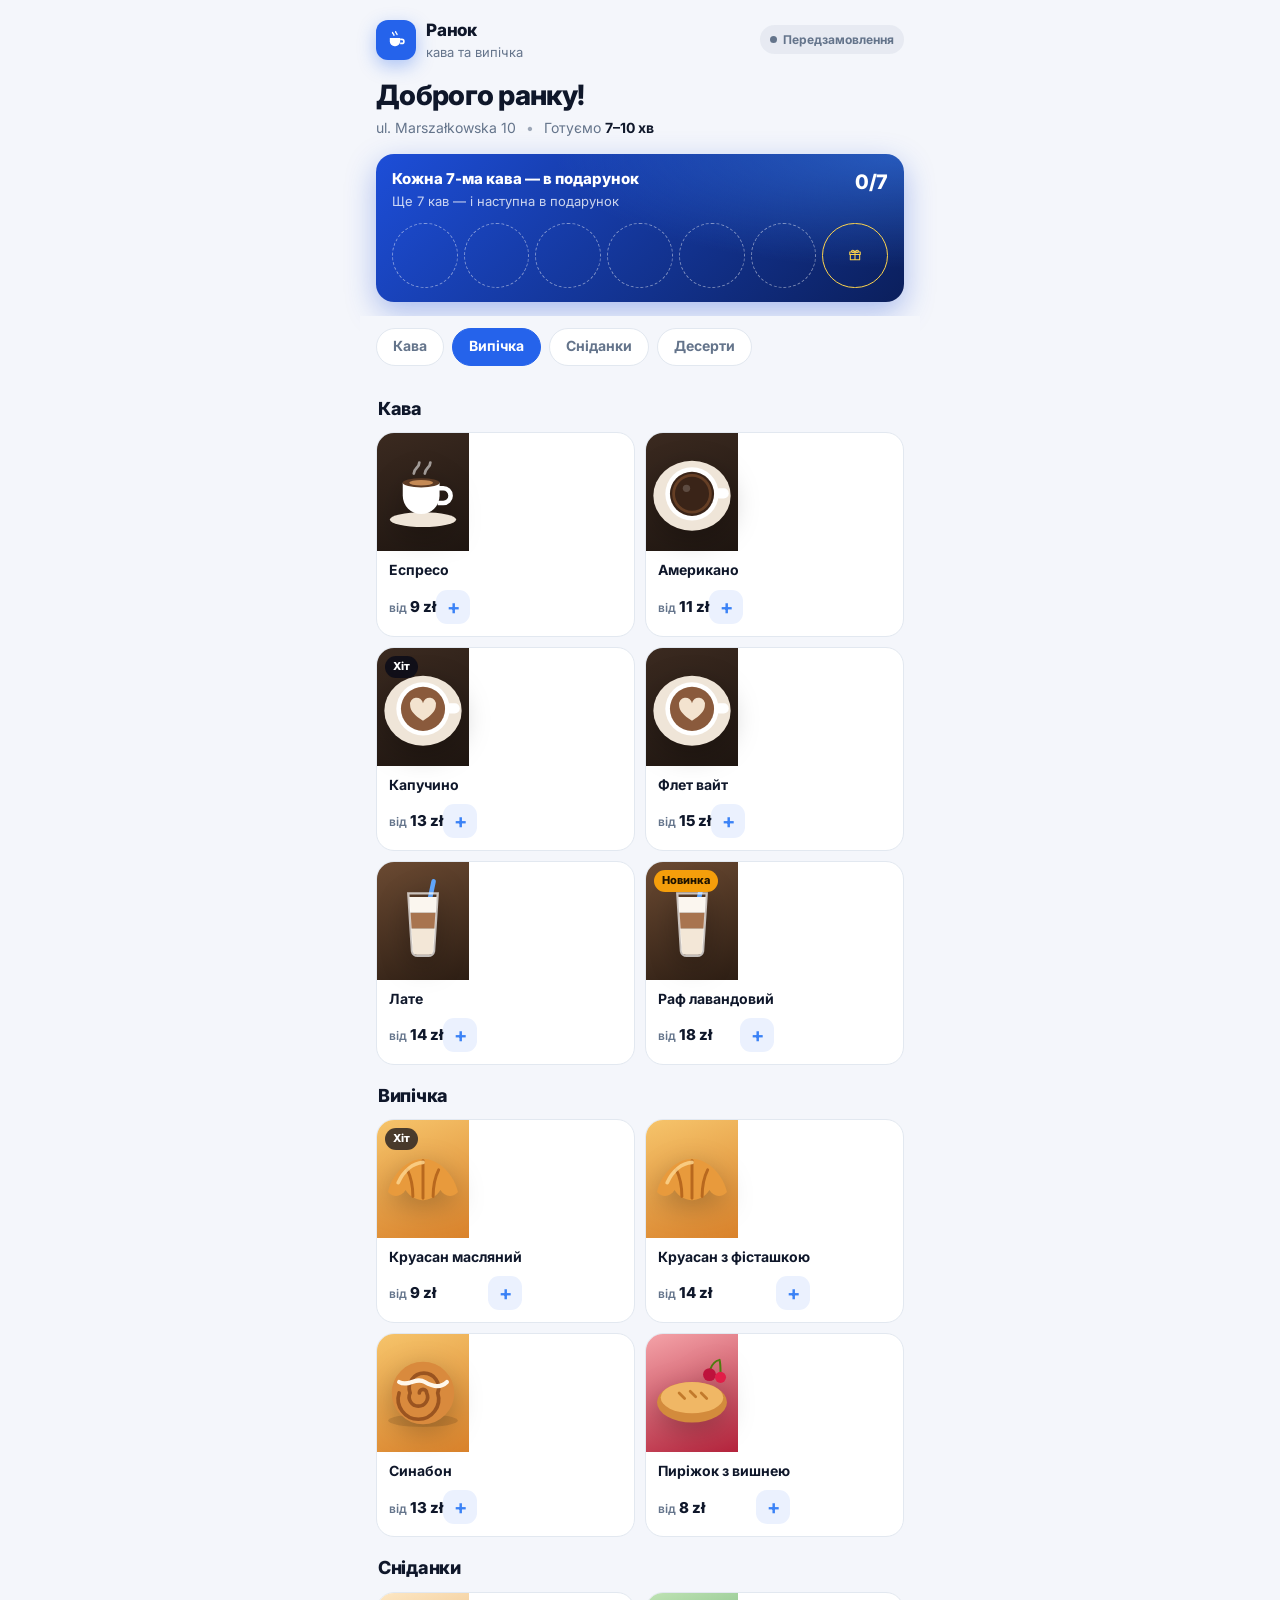
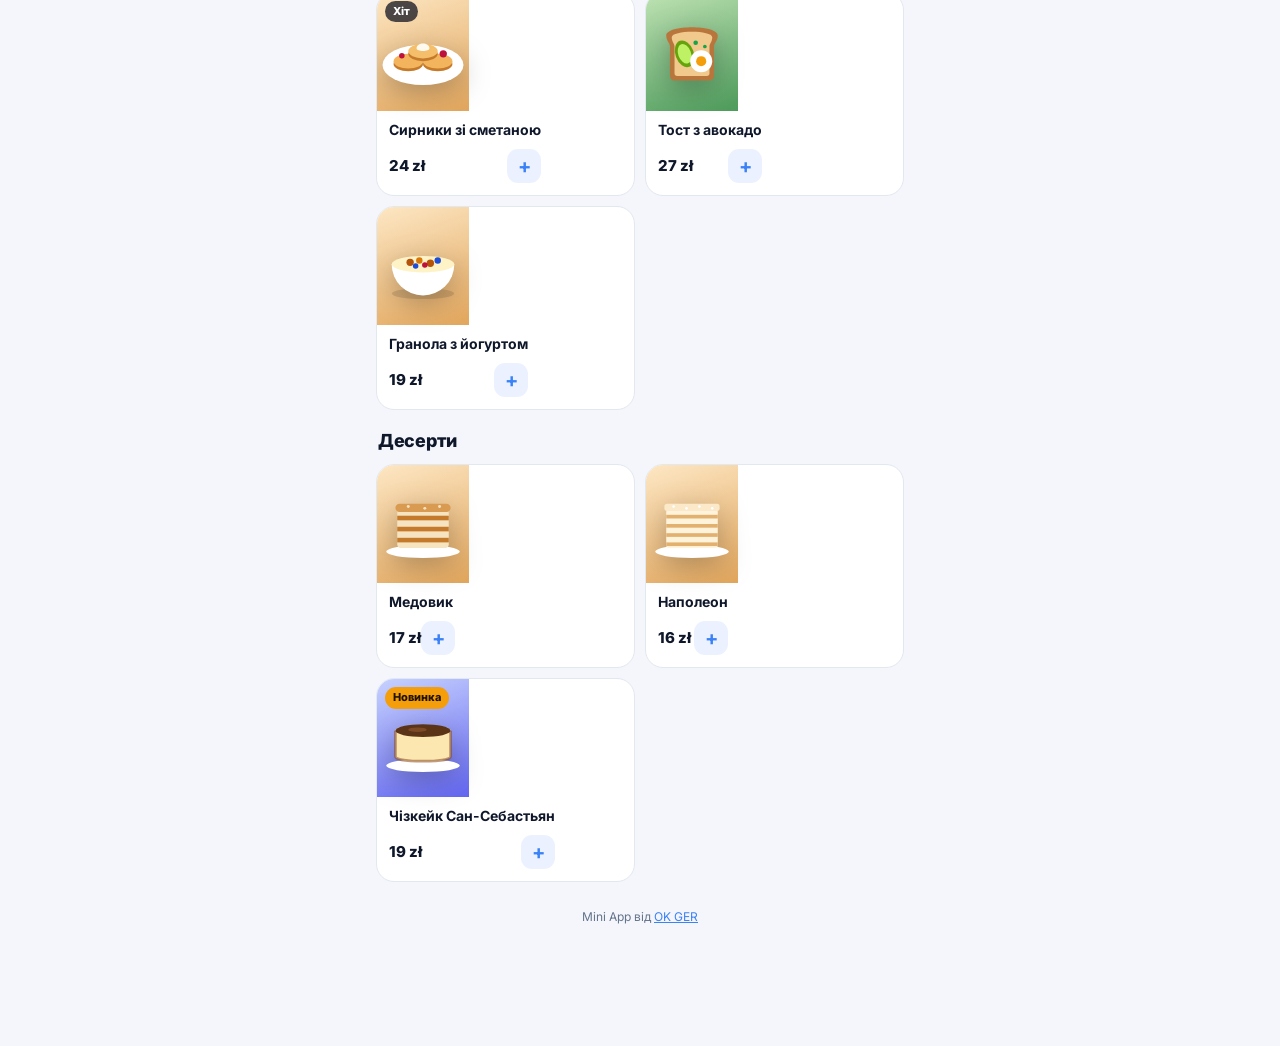
<file: public/miniapp/index.html>
<!DOCTYPE html>
<html lang="uk">
<head>
  <meta charset="UTF-8" />
  <meta name="viewport" content="width=device-width, initial-scale=1, maximum-scale=1, viewport-fit=cover" />
  <meta name="theme-color" content="#020617" />
  <meta name="robots" content="noindex" />
  <title>Ранок — кава та випічка</title>
  <link rel="icon" href="/favicon.svg" type="image/svg+xml" />
  <link rel="preconnect" href="https://fonts.googleapis.com" />
  <link rel="preconnect" href="https://fonts.gstatic.com" crossorigin />
  <link href="https://fonts.googleapis.com/css2?family=Inter:wght@400;500;600;700;800&display=swap" rel="stylesheet" />
  <script src="https://telegram.org/js/telegram-web-app.js?57"></script>
  <link rel="stylesheet" href="app.css?v=1" />
</head>
<body>
  <div id="app" class="app">

    <!-- ============ HOME ============ -->
    <section id="screen-home" class="screen is-active" aria-label="Меню">
      <header class="hero">
        <div class="hero__top">
          <div class="brand">
            <span class="brand__logo" aria-hidden="true">
              <svg viewBox="0 0 32 32" width="22" height="22"><path d="M7 13h15v5a7 7 0 0 1-7 7h-1a7 7 0 0 1-7-7z" fill="currentColor"/><path d="M22 15h2.5a3 3 0 0 1 0 6H22" fill="none" stroke="currentColor" stroke-width="2.4"/><path d="M11 5c0 2 2 2 2 4M15.5 4c0 2 2 2 2 4" fill="none" stroke="currentColor" stroke-width="2" stroke-linecap="round"/></svg>
            </span>
            <div>
              <div class="brand__name" id="storeName">Ранок</div>
              <div class="brand__sub" id="storeTagline">кава та випічка</div>
            </div>
          </div>
          <span class="status" id="openStatus"><span class="status__dot"></span><span id="openLabel">Відкрито</span></span>
        </div>

        <h1 class="hero__title" id="greeting">Доброго ранку!</h1>
        <p class="hero__meta">
          <span id="storeAddress">ul. Marszałkowska 10</span>
          <span class="sep">•</span>
          <span>Готуємо <b id="storePrep">7–10 хв</b></span>
        </p>

        <div class="loyalty" aria-label="Картка лояльності">
          <div class="loyalty__head">
            <div>
              <div class="loyalty__title">Кожна 7-ма кава — в подарунок</div>
              <div class="loyalty__sub" id="loyaltyText">Зберіть 7 штампів</div>
            </div>
            <div class="loyalty__count"><span id="stampCount">0</span>/7</div>
          </div>
          <div class="stamps" id="stamps"></div>
        </div>
      </header>

      <nav class="tabs" id="tabs" aria-label="Категорії"></nav>

      <div class="catalog" id="catalog"></div>

      <footer class="credit">Mini App від <a href="https://okger-portfolio.onrender.com" target="_blank" rel="noopener">OK GER</a></footer>
    </section>

    <!-- ============ CART ============ -->
    <section id="screen-cart" class="screen" aria-label="Кошик">
      <div class="topbar">
        <button class="iconbtn" id="cartBack" type="button" aria-label="Назад">
          <svg viewBox="0 0 24 24" width="22" height="22"><path d="M15 5l-7 7 7 7" fill="none" stroke="currentColor" stroke-width="2.4" stroke-linecap="round" stroke-linejoin="round"/></svg>
        </button>
        <h2 class="topbar__title">Ваше замовлення</h2>
        <button class="linkbtn" id="clearCart" type="button">Очистити</button>
      </div>

      <div class="cart-list" id="cartList"></div>

      <div class="block">
        <div class="block__label">Коли заберете?</div>
        <div class="chips" id="pickupChips"></div>
      </div>

      <div class="block">
        <div class="block__label">Оплата</div>
        <div class="chips" id="payChips"></div>
      </div>

      <div class="block">
        <label class="block__label" for="comment">Коментар для бариста</label>
        <textarea id="comment" class="textarea" rows="2" maxlength="200" placeholder="Напр.: без цукру, гарячіше"></textarea>
      </div>

      <div class="summary">
        <div class="summary__row"><span>Позиції</span><span id="sumItems">0 zł</span></div>
        <div class="summary__row summary__total"><span>Разом</span><span id="sumTotal">0 zł</span></div>
      </div>
      <div class="spacer"></div>
    </section>

    <!-- ============ SUCCESS ============ -->
    <section id="screen-done" class="screen" aria-label="Замовлення прийнято">
      <div class="done">
        <div class="done__badge" aria-hidden="true">
          <svg viewBox="0 0 24 24" width="40" height="40"><path d="M5 12.5l4.5 4.5L19 7.5" fill="none" stroke="currentColor" stroke-width="2.8" stroke-linecap="round" stroke-linejoin="round"/></svg>
        </div>
        <h2 class="done__title">Замовлення прийнято!</h2>
        <p class="done__num">Номер: <b id="orderNum">R-000</b></p>
        <p class="done__text" id="doneText">Покажіть номер на касі. Ми напишемо в чат, щойно все буде готово.</p>

        <ol class="timeline" id="timeline">
          <li class="is-done"><span class="dot"></span><div><b>Прийнято</b><small id="tAccepted">щойно</small></div></li>
          <li class="is-active"><span class="dot"></span><div><b>Готуємо</b><small>бариста вже працює</small></div></li>
          <li><span class="dot"></span><div><b>Готово до видачі</b><small id="tReady">≈ 7–10 хв</small></div></li>
        </ol>

        <div class="done__card" id="doneSummary"></div>
      </div>
      <div class="spacer"></div>
    </section>

    <!-- ============ PRODUCT SHEET ============ -->
    <div class="sheet-backdrop" id="sheetBackdrop" hidden></div>
    <div class="sheet" id="sheet" role="dialog" aria-modal="true" aria-labelledby="sheetTitle" hidden>
      <div class="sheet__grab" aria-hidden="true"></div>
      <button class="sheet__close iconbtn" id="sheetClose" type="button" aria-label="Закрити">
        <svg viewBox="0 0 24 24" width="20" height="20"><path d="M6 6l12 12M18 6L6 18" fill="none" stroke="currentColor" stroke-width="2.4" stroke-linecap="round"/></svg>
      </button>
      <div class="sheet__art" id="sheetArt"></div>
      <div class="sheet__body">
        <h3 class="sheet__title" id="sheetTitle"></h3>
        <p class="sheet__desc" id="sheetDesc"></p>
        <div id="sheetGroups"></div>
        <div class="qty-row">
          <span class="block__label">Кількість</span>
          <div class="stepper">
            <button type="button" id="qtyMinus" aria-label="Менше">−</button>
            <span id="qtyVal">1</span>
            <button type="button" id="qtyPlus" aria-label="Більше">+</button>
          </div>
        </div>
      </div>
    </div>

    <!-- Bottom button for browsers (у Telegram — нативна MainButton) -->
    <div class="fallback-bar" id="fallbackBar" hidden>
      <button type="button" class="mainbtn" id="fallbackBtn"></button>
    </div>

    <div class="toast" id="toast" role="status" aria-live="polite"></div>
  </div>

  <script src="app.js?v=1"></script>
</body>
</html>
</file>
<file: public/miniapp/app.css>
/* ===== Ранок — Telegram Mini App ===== */
:root {
  --bg: #020617;
  --surface: #0f172a;
  --surface-2: #111c33;
  --border: #1e293b;
  --text: #f1f5f9;
  --muted: #94a3b8;
  --accent: #2563eb;
  --accent-2: #3b82f6;
  --accent-soft: rgba(37, 99, 235, 0.14);
  --ok: #10b981;
  --ok-soft: rgba(16, 185, 129, 0.14);
  --warm: #f59e0b;
  --shadow: 0 12px 40px rgba(2, 6, 23, 0.55);
  --radius: 18px;
  --safe-bottom: env(safe-area-inset-bottom, 0px);
}
:root[data-theme="light"] {
  --bg: #f4f6fb;
  --surface: #ffffff;
  --surface-2: #f8fafc;
  --border: #e2e8f0;
  --text: #0f172a;
  --muted: #64748b;
  --accent-soft: rgba(37, 99, 235, 0.09);
  --ok-soft: rgba(16, 185, 129, 0.12);
  --shadow: 0 12px 32px rgba(15, 23, 42, 0.12);
}

* { box-sizing: border-box; -webkit-tap-highlight-color: transparent; }
html, body { margin: 0; background: var(--bg); color: var(--text); }
body {
  font-family: "Inter", system-ui, -apple-system, "Segoe UI", Roboto, sans-serif;
  font-size: 15px;
  line-height: 1.45;
  -webkit-font-smoothing: antialiased;
  overscroll-behavior-y: none;
}
button { font: inherit; color: inherit; cursor: pointer; }
a { color: var(--accent-2); }

.app { max-width: 560px; margin: 0 auto; min-height: 100vh; position: relative; }
.screen { display: none; padding: 0 16px; animation: fadeIn .28s ease; }
.screen.is-active { display: block; }
@keyframes fadeIn { from { opacity: 0; transform: translateY(6px); } to { opacity: 1; transform: none; } }

/* ---------- HERO ---------- */
.hero { padding: 18px 0 8px; }
.hero__top { display: flex; align-items: center; justify-content: space-between; gap: 12px; margin-bottom: 18px; }
.brand { display: flex; align-items: center; gap: 10px; }
.brand__logo {
  width: 40px; height: 40px; border-radius: 12px; display: grid; place-items: center;
  background: var(--accent); color: #fff; box-shadow: 0 6px 18px rgba(37, 99, 235, .35);
}
.brand__name { font-weight: 800; font-size: 17px; letter-spacing: -.01em; }
.brand__sub { color: var(--muted); font-size: 13px; }
.status {
  display: inline-flex; align-items: center; gap: 6px; font-size: 12px; font-weight: 700;
  padding: 6px 10px; border-radius: 999px; background: var(--ok-soft); color: var(--ok);
}
.status.is-closed { background: rgba(148, 163, 184, .14); color: var(--muted); }
.status__dot { width: 7px; height: 7px; border-radius: 50%; background: currentColor; animation: pulse 1.8s infinite; }
@keyframes pulse { 50% { opacity: .35; } }

.hero__title { font-size: 28px; line-height: 1.15; font-weight: 800; letter-spacing: -.025em; margin: 0 0 6px; }
.hero__meta { color: var(--muted); font-size: 14px; margin: 0 0 16px; }
.hero__meta b { color: var(--text); font-weight: 700; }
.sep { margin: 0 6px; opacity: .6; }

/* ---------- LOYALTY ---------- */
.loyalty {
  border-radius: var(--radius); padding: 14px 16px; color: #fff;
  background:
    radial-gradient(120% 140% at 100% 0%, rgba(59, 130, 246, .55), transparent 55%),
    linear-gradient(135deg, #1d4ed8, #0b1f5c);
  box-shadow: 0 10px 30px rgba(29, 78, 216, .35);
}
.loyalty__head { display: flex; justify-content: space-between; align-items: flex-start; gap: 10px; margin-bottom: 12px; }
.loyalty__title { font-weight: 800; font-size: 15px; }
.loyalty__sub { font-size: 13px; color: rgba(255, 255, 255, .78); margin-top: 2px; }
.loyalty__count { font-weight: 800; font-size: 20px; letter-spacing: -.02em; }
.stamps { display: grid; grid-template-columns: repeat(7, minmax(0, 1fr)); gap: 6px; }
.stamp {
  aspect-ratio: 1; border-radius: 50%; display: grid; place-items: center;
  border: 1.5px dashed rgba(255, 255, 255, .45); color: rgba(255, 255, 255, .5);
}
.stamp.is-on { background: #fff; color: #1d4ed8; border: none; animation: pop .35s ease; }
.stamp.is-gift { border-style: solid; border-color: #fcd34d; color: #fcd34d; }
@keyframes pop { 0% { transform: scale(.4); } 70% { transform: scale(1.15); } 100% { transform: none; } }

/* ---------- TABS ---------- */
.tabs {
  position: sticky; top: 0; z-index: 5; display: flex; gap: 8px; overflow-x: auto;
  padding: 12px 16px; margin: 6px -16px 4px; background: var(--bg);
  scrollbar-width: none;
}
.tabs::-webkit-scrollbar { display: none; }
.tab {
  flex-shrink: 0; height: 38px; padding: 0 16px; border-radius: 999px; border: 1px solid var(--border);
  background: var(--surface); color: var(--muted); font-weight: 700; font-size: 14px; transition: .2s;
}
.tab.is-active { background: var(--accent); border-color: var(--accent); color: #fff; }

/* ---------- CATALOG ---------- */
.cat-title { font-size: 18px; font-weight: 800; letter-spacing: -.015em; margin: 18px 2px 10px; scroll-margin-top: 70px; }
.grid { display: grid; grid-template-columns: repeat(2, minmax(0, 1fr)); gap: 10px; }
.card {
  position: relative; display: flex; flex-direction: column; text-align: left; padding: 0; overflow: hidden;
  background: var(--surface); border: 1px solid var(--border); border-radius: var(--radius); transition: transform .15s;
}
.card:active { transform: scale(.98); }
.card__art { height: 118px; display: grid; place-items: center; }
.card__art svg { width: 92px; height: 92px; filter: drop-shadow(0 8px 14px rgba(0, 0, 0, .25)); }
.card__tag {
  position: absolute; top: 8px; left: 8px; font-size: 11px; font-weight: 800; padding: 3px 8px; border-radius: 999px;
  background: rgba(2, 6, 23, .7); color: #fff; backdrop-filter: blur(6px);
}
.card__tag.is-new { background: var(--warm); color: #1f1300; }
.card__body { padding: 10px 12px 12px; display: flex; flex-direction: column; gap: 2px; flex: 1; }
.card__name { font-weight: 700; font-size: 14px; line-height: 1.3; }
.card__foot { display: flex; align-items: center; justify-content: space-between; margin-top: auto; padding-top: 8px; }
.card__price { font-weight: 800; font-size: 15px; }
.card__price small { font-weight: 600; color: var(--muted); font-size: 12px; }
.card__add {
  width: 34px; height: 34px; border-radius: 11px; display: grid; place-items: center;
  background: var(--accent-soft); color: var(--accent-2); font-size: 20px; font-weight: 700; line-height: 1;
}
.card__badge {
  position: absolute; top: 8px; right: 8px; min-width: 24px; height: 24px; padding: 0 7px; border-radius: 12px;
  background: var(--accent); color: #fff; font-size: 12px; font-weight: 800; display: grid; place-items: center;
  animation: pop .3s ease;
}

/* art backgrounds */
.bg-coffee { background: linear-gradient(160deg, #3b2a20, #1f1611); }
.bg-latte  { background: linear-gradient(160deg, #6b4a32, #2d1e14); }
.bg-pastry { background: linear-gradient(160deg, #f6c46b, #d9822b); }
.bg-cherry { background: linear-gradient(160deg, #f4a3a8, #b4233c); }
.bg-break  { background: linear-gradient(160deg, #bfe3b4, #4d9b5b); }
.bg-cream  { background: linear-gradient(160deg, #fde7c4, #e2a65c); }
.bg-berry  { background: linear-gradient(160deg, #c7d2fe, #6366f1); }

.credit { text-align: center; color: var(--muted); font-size: 12px; padding: 26px 0 120px; }

/* ---------- TOPBAR / CART ---------- */
.topbar { display: flex; align-items: center; gap: 8px; padding: 12px 0; position: sticky; top: 0; background: var(--bg); z-index: 5; }
.topbar__title { flex: 1; font-size: 20px; font-weight: 800; letter-spacing: -.02em; margin: 0; }
.iconbtn {
  width: 40px; height: 40px; border-radius: 12px; display: grid; place-items: center;
  background: var(--surface); border: 1px solid var(--border);
}
.linkbtn { background: none; border: none; color: var(--muted); font-weight: 600; font-size: 14px; padding: 8px; }
.tg .topbar .iconbtn#cartBack { display: none; }

.cart-list { display: flex; flex-direction: column; gap: 10px; margin-top: 4px; }
.line {
  display: flex; gap: 12px; align-items: center; padding: 10px; border-radius: var(--radius);
  background: var(--surface); border: 1px solid var(--border);
}
.line__art { width: 58px; height: 58px; border-radius: 14px; flex-shrink: 0; display: grid; place-items: center; }
.line__art svg { width: 46px; height: 46px; }
.line__info { flex: 1; min-width: 0; }
.line__name { font-weight: 700; font-size: 14px; }
.line__opts { color: var(--muted); font-size: 12px; white-space: nowrap; overflow: hidden; text-overflow: ellipsis; }
.line__price { font-weight: 800; font-size: 14px; margin-top: 2px; }
.stepper { display: inline-flex; align-items: center; gap: 4px; background: var(--surface-2); border: 1px solid var(--border); border-radius: 12px; padding: 3px; }
.stepper button { width: 32px; height: 32px; border-radius: 9px; border: none; background: var(--surface); font-size: 18px; font-weight: 700; }
.stepper span { min-width: 22px; text-align: center; font-weight: 800; }

.block { margin-top: 20px; }
.block__label { display: block; font-size: 13px; font-weight: 700; color: var(--muted); text-transform: uppercase; letter-spacing: .04em; margin-bottom: 8px; }
.chips { display: flex; flex-wrap: wrap; gap: 8px; }
.chip {
  min-height: 40px; padding: 0 14px; border-radius: 12px; border: 1px solid var(--border);
  background: var(--surface); font-weight: 600; font-size: 14px; transition: .15s;
}
.chip small { color: var(--muted); font-weight: 600; margin-left: 4px; }
.chip.is-active { border-color: var(--accent); background: var(--accent-soft); color: var(--text); box-shadow: inset 0 0 0 1px var(--accent); }
.textarea {
  width: 100%; resize: none; border-radius: 14px; border: 1px solid var(--border); background: var(--surface);
  color: var(--text); font: inherit; padding: 12px 14px; outline: none;
}
.textarea:focus { border-color: var(--accent); }

.summary { margin-top: 20px; padding: 14px 16px; border-radius: var(--radius); background: var(--surface); border: 1px solid var(--border); }
.summary__row { display: flex; justify-content: space-between; color: var(--muted); font-size: 14px; padding: 3px 0; }
.summary__total { color: var(--text); font-size: 18px; font-weight: 800; padding-top: 10px; margin-top: 6px; border-top: 1px dashed var(--border); }
.accent { color: var(--accent-2); }
.spacer { height: 120px; }

.empty { text-align: center; padding: 50px 10px; color: var(--muted); }
.empty b { display: block; color: var(--text); font-size: 17px; margin-bottom: 4px; }

/* ---------- SHEET ---------- */
.sheet-backdrop { position: fixed; inset: 0; background: rgba(2, 6, 23, .6); z-index: 20; animation: fadeIn .2s; }
.sheet {
  position: fixed; left: 0; right: 0; bottom: 0; z-index: 21; max-width: 560px; margin: 0 auto;
  max-height: 92vh; overflow-y: auto; background: var(--surface); border-radius: 24px 24px 0 0;
  box-shadow: var(--shadow); animation: slideUp .28s cubic-bezier(.2, .8, .2, 1);
  padding-bottom: calc(110px + var(--safe-bottom));
}
@keyframes slideUp { from { transform: translateY(100%); } to { transform: none; } }
.sheet__grab { width: 40px; height: 5px; border-radius: 3px; background: rgba(255, 255, 255, .5); position: absolute; top: 8px; left: 50%; transform: translateX(-50%); z-index: 2; }
.sheet__close { position: absolute; top: 14px; right: 14px; z-index: 2; background: rgba(2, 6, 23, .45); border: none; color: #fff; }
.sheet__art { height: 200px; display: grid; place-items: center; border-radius: 24px 24px 0 0; }
.sheet__art svg { width: 150px; height: 150px; filter: drop-shadow(0 14px 22px rgba(0, 0, 0, .3)); animation: float 3s ease-in-out infinite; }
@keyframes float { 50% { transform: translateY(-6px); } }
.sheet__body { padding: 16px 18px 0; }
.sheet__title { margin: 0; font-size: 22px; font-weight: 800; letter-spacing: -.02em; }
.sheet__desc { color: var(--muted); margin: 6px 0 4px; font-size: 14px; }
.qty-row { display: flex; align-items: center; justify-content: space-between; margin-top: 20px; }
.qty-row .block__label { margin: 0; }

/* ---------- DONE ---------- */
.done { padding: 36px 4px 0; text-align: center; }
.done__badge {
  width: 84px; height: 84px; margin: 0 auto 16px; border-radius: 50%; display: grid; place-items: center;
  background: var(--ok); color: #fff; box-shadow: 0 0 0 10px var(--ok-soft); animation: pop .45s ease;
}
.done__title { font-size: 26px; font-weight: 800; letter-spacing: -.025em; margin: 0; }
.done__num { margin: 6px 0 0; color: var(--muted); }
.done__num b { color: var(--text); font-size: 18px; letter-spacing: .04em; }
.done__text { color: var(--muted); font-size: 14px; margin: 10px auto 0; max-width: 330px; }
.timeline { list-style: none; padding: 0; margin: 24px 0 0; text-align: left; background: var(--surface); border: 1px solid var(--border); border-radius: var(--radius); padding: 6px 16px; }
.timeline li { display: flex; gap: 12px; align-items: center; padding: 10px 0; position: relative; color: var(--muted); }
.timeline li + li { border-top: 1px solid var(--border); }
.timeline b { display: block; font-size: 14px; }
.timeline small { font-size: 12px; }
.timeline .dot { width: 14px; height: 14px; border-radius: 50%; border: 2px solid var(--border); flex-shrink: 0; }
.timeline li.is-done { color: var(--text); }
.timeline li.is-done .dot { background: var(--ok); border-color: var(--ok); }
.timeline li.is-active { color: var(--text); }
.timeline li.is-active .dot { border-color: var(--accent-2); box-shadow: 0 0 0 4px var(--accent-soft); animation: pulse 1.4s infinite; }
.done__card { margin-top: 12px; text-align: left; background: var(--surface); border: 1px solid var(--border); border-radius: var(--radius); padding: 12px 16px; font-size: 14px; }
.done__card .row { display: flex; justify-content: space-between; gap: 10px; padding: 3px 0; color: var(--muted); }
.done__card .row b { color: var(--text); }

/* ---------- BUTTONS / TOAST ---------- */
.fallback-bar {
  position: fixed; left: 0; right: 0; bottom: 0; z-index: 30; padding: 10px 16px calc(12px + var(--safe-bottom));
  background: linear-gradient(to top, var(--bg) 70%, transparent);
}
.mainbtn {
  display: block; width: 100%; max-width: 528px; margin: 0 auto; height: 52px; border: none; border-radius: 14px;
  background: var(--accent); color: #fff; font-weight: 800; font-size: 16px; box-shadow: 0 10px 24px rgba(37, 99, 235, .35);
}
.mainbtn:disabled { opacity: .6; }
.toast {
  position: fixed; left: 50%; bottom: 96px; transform: translate(-50%, 20px); opacity: 0; z-index: 40;
  background: var(--text); color: var(--bg); font-weight: 700; font-size: 14px; padding: 10px 16px; border-radius: 12px;
  transition: .25s; pointer-events: none; white-space: nowrap;
}
.toast.is-show { opacity: 1; transform: translate(-50%, 0); }
.tg .toast { bottom: 24px; }
</file>
